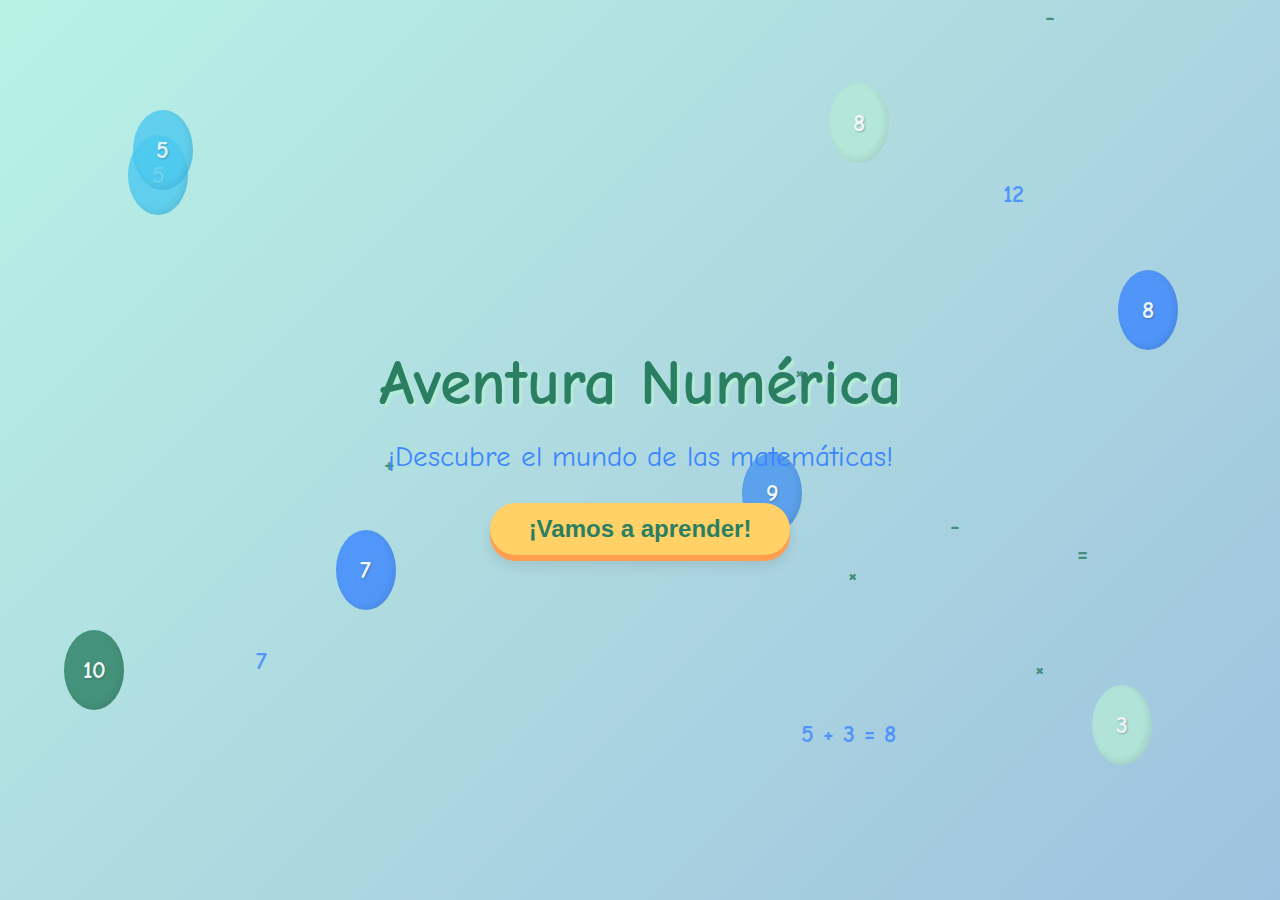
<file: index.html>
<!DOCTYPE html>
<html lang="es">
<head>
    <meta charset="UTF-8">
    <meta name="viewport" content="width=device-width, initial-scale=1.0">
    <title>Aventura Numérica</title>
    <link rel="stylesheet" href="https://fonts.googleapis.com/css2?family=Comic+Neue:wght@700&display=swap">
    <style>
        :root {
            --verde-oscuro: #2A7F62;
            --verde-claro: #B5EAD7;
            --azul-brillante: #3A86FF;
            --azul-claro: #4CC9F0;
            --amarillo: #FFD166;
            --naranja: #FF9E4F;
        }

        * {
            box-sizing: border-box;
        }

        body {
            margin: 0;
            padding: 0;
            background: linear-gradient(135deg, #B8F2E6 0%, #AED9E0 50%, #9DC3E0 100%);
            font-family: 'Comic Neue', cursive;
            min-height: 100vh;
            display: flex;
            flex-direction: column;
            align-items: center;
            justify-content: center;
            text-align: center;
            overflow-x: hidden;
        }

        h1 {
            color: var(--verde-oscuro);
            font-size: clamp(2.5rem, 8vw, 4rem); /* Responsive font size */
            text-shadow: 3px 3px 0 var(--verde-claro);
            margin: 20px 10px;
            animation: bounce 2s infinite;
            z-index: 10;
            padding: 0 15px;
        }

        .subtitle {
            color: var(--azul-brillante);
            font-size: clamp(1.2rem, 4vw, 1.8rem);
            margin: 0 10px 30px;
            z-index: 10;
            padding: 0 15px;
        }

        .start-button {
            background-color: var(--amarillo);
            color: var(--verde-oscuro);
            border: none;
            border-radius: 50px;
            padding: 12px 30px;
            font-size: clamp(1.2rem, 4vw, 1.5rem);
            font-weight: bold;
            cursor: pointer;
            box-shadow: 0 6px 0 var(--naranja), 0 10px 15px rgba(0,0,0,0.1);
            transition: transform 0.1s, box-shadow 0.1s;
            animation: pulse 1.5s infinite;
            z-index: 10;
            margin-bottom: 20px;
            width: 80%;
            max-width: 300px;
        }

        /* Elementos matemáticos */
        .math-element {
            position: absolute;
            font-weight: bold;
            animation: float 6s infinite ease-in-out;
            opacity: 0.8;
            z-index: 1;
            font-size: clamp(1rem, 3vw, 1.5rem);
        }

        /* Globos */
        .balloon {
            width: clamp(40px, 10vw, 60px);
            height: clamp(50px, 12vw, 80px);
            border-radius: 50%;
            display: flex;
            align-items: center;
            justify-content: center;
            font-size: clamp(1rem, 3vw, 1.5rem);
            box-shadow: inset -3px -3px 6px rgba(0,0,0,0.1);
            color: white;
            text-shadow: 1px 1px 2px rgba(0,0,0,0.3);
        }

        /* Números y operaciones */
        .number {
            color: var(--azul-brillante);
        }

        .operation {
            color: var(--verde-oscuro);
        }

        /* Animaciones */
        @keyframes bounce {
            0%, 100% { transform: translateY(0); }
            50% { transform: translateY(-10px); }
        }

        @keyframes pulse {
            0%, 100% { transform: scale(1); }
            50% { transform: scale(1.05); }
        }

        @keyframes float {
            0%, 100% { transform: translateY(0) rotate(0deg); }
            50% { transform: translateY(-20px) rotate(5deg); }
        }

        /* Ajustes para pantallas pequeñas */
        @media (max-width: 600px) {
            .math-element {
                opacity: 0.6; /* Hacer elementos menos prominentes en móviles */
            }
            
            h1 {
                margin-top: 40px;
            }
            
            .start-button {
                padding: 10px 25px;
            }
        }

        /* Ajustes para pantallas muy pequeñas */
        @media (max-width: 400px) {
            .math-element {
                font-size: 0.8rem;
            }
            
            .balloon {
                width: 35px;
                height: 45px;
            }
        }
    </style>
</head>
<body>
    <!-- Elementos matemáticos de fondo -->
    <div class="math-element balloon" style="top:15%; left:10%; background:var(--azul-claro);">5</div>
    <div class="math-element balloon" style="top:70%; left:5%; background:var(--verde-oscuro);">10</div>
    <div class="math-element balloon" style="top:30%; right:8%; background:var(--azul-brillante);">8</div>
    <div class="math-element number" style="top:20%; right:20%;">12</div>
    <div class="math-element number" style="bottom:25%; left:20%;">7</div>
    <div class="math-element operation" style="top:50%; left:30%;">+</div>
    <div class="math-element operation" style="bottom:40%; right:25%;">-</div>
    <div class="math-element" style="top:60%; right:15%; color:var(--verde-oscuro);">=</div>
    <div class="math-element balloon" style="bottom:15%; right:10%; background:var(--verde-claro);">3</div>
    <div class="math-element" style="top:80%; right:30%; color:var(--azul-brillante);">5 + 3 = 8</div>

    <!-- Contenido principal -->
    <h1>Aventura Numérica</h1>
    <p class="subtitle">¡Descubre el mundo de las matemáticas!</p>
    <button class="start-button" onclick="window.location.href='principal/principal.html'">¡Vamos a aprender!</button>

    <script>
        // Crear más elementos matemáticos dinámicamente (ajustado para responsive)
        function createMathElements() {
            const colors = ['#4CC9F0', '#3A86FF', '#2A7F62', '#B5EAD7', '#4895EF'];
            const container = document.body;
            const isMobile = window.innerWidth < 600;
            const elementCount = isMobile ? 5 : 8; // Menos elementos en móviles
            
            for (let i = 0; i < elementCount; i++) {
                const element = document.createElement('div');
                element.className = 'math-element';
                
                if (i % 2 === 0) {
                    // Globos
                    element.classList.add('balloon');
                    element.textContent = Math.floor(Math.random() * 10) + 1;
                    element.style.background = colors[Math.floor(Math.random() * colors.length)];
                    element.style.left = `${Math.random() * 90}%`;
                    element.style.top = `${Math.random() * 90}%`;
                } else {
                    // Operaciones
                    element.classList.add('operation');
                    const ops = ['+', '-', '×', '÷'];
                    element.textContent = ops[Math.floor(Math.random() * ops.length)];
                    element.style.left = `${Math.random() * 90}%`;
                    element.style.top = `${Math.random() * 90}%`;
                }
                
                container.appendChild(element);
            }
        }

        // Ajustar elementos al cambiar tamaño de pantalla
        window.addEventListener('resize', function() {
            const existingElements = document.querySelectorAll('.math-element');
            existingElements.forEach(el => {
                if (el.parentNode) {
                    el.parentNode.removeChild(el);
                }
            });
            createMathElements();
        });

        createMathElements();
    </script>
</body>
</html>
</file>
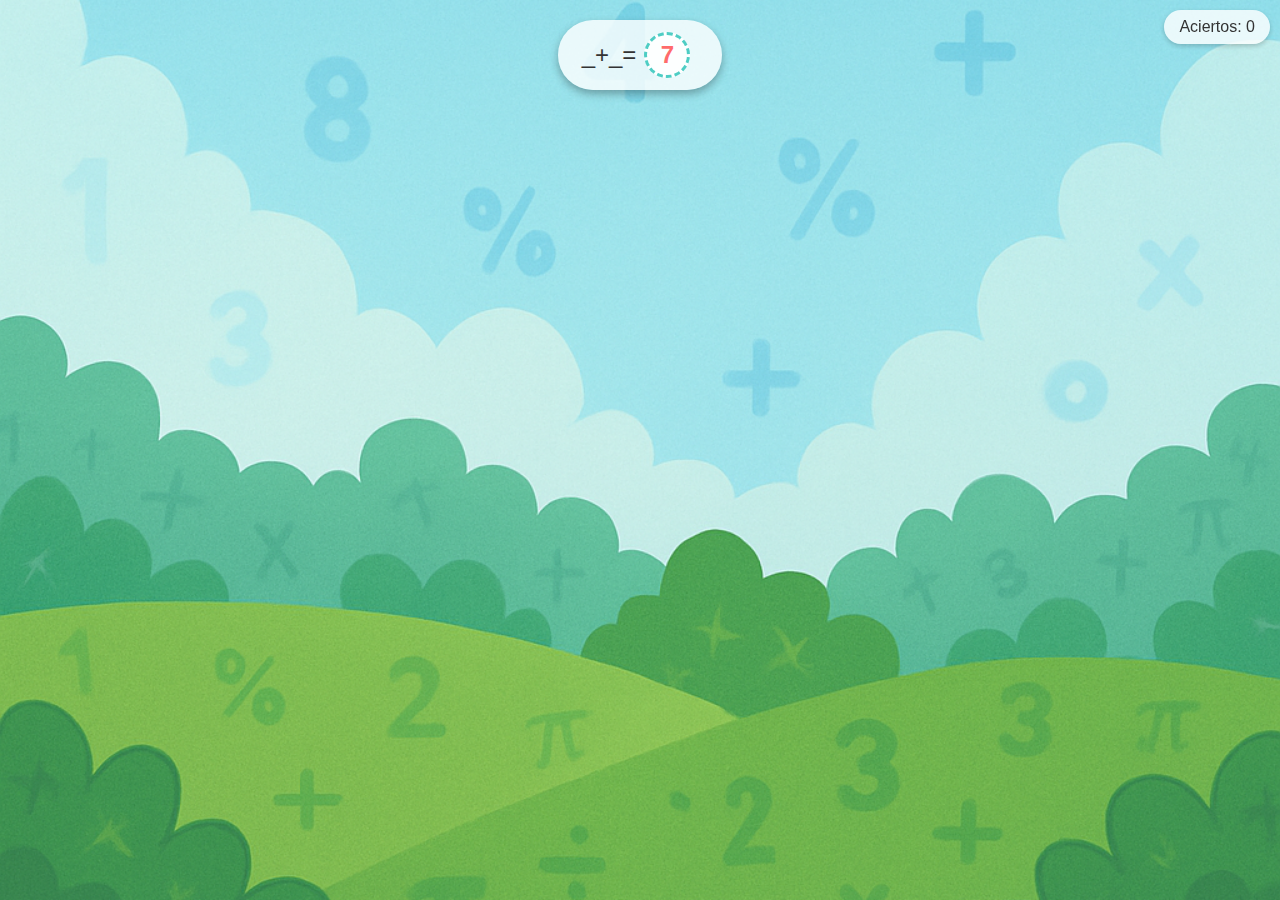
<file: juego1/suma explosiva.html>
<!DOCTYPE html>
<html lang="es">

<head>
    <meta charset="UTF-8">
    <meta name="viewport" content="width=device-width, initial-scale=1.0">
    <link rel="stylesheet" href="styles.css">
    <title>Suma Explosiva</title>
</head>

<body>
    <div class="score-container">
        <div class="score">Aciertos: <span id="score">0</span></div>
    </div>
    <div class="game-container">
        <div class="equation-container">
            <div class="equation">
                <span id="num1">_</span>
                <span> + </span>
                <span id="num2">_</span>
                <span> = </span>
                <div class="number-input" id="target-number">?</div>
            </div>
        </div>
    </div>
    <div class="message" id="message"></div>

    <!-- 🎉 Ventana de felicitación -->
    <div class="win-popup" id="win-popup">
        <p>¡Buen trabajo! Eres todo un genio sumando.</p>
        <button onclick="continuePlaying()">Continuar jugando</button>
        <button onclick="goToHome()">Volver al inicio</button>
    </div>

    <script>
        let score = 0;
        let targetNumber = 0;
        let firstNumberSelected = null;
        let balloonInterval;

        const scoreElement = document.getElementById('score');
        const messageElement = document.getElementById('message');
        const num1Element = document.getElementById('num1');
        const num2Element = document.getElementById('num2');
        const targetNumberElement = document.getElementById('target-number');
        const gameContainer = document.querySelector('.game-container');
        const winPopup = document.getElementById('win-popup');

        function startGame() {
            winPopup.style.display = 'none';
            targetNumber = Math.floor(Math.random() * 14) + 2;
            targetNumberElement.textContent = targetNumber;

            firstNumberSelected = null;
            num1Element.textContent = '_';
            num2Element.textContent = '_';

            document.querySelectorAll('.balloon').forEach(balloon => balloon.remove());

            if (balloonInterval) clearInterval(balloonInterval);
            balloonInterval = setInterval(generateBalloons, 2000);
        }

        function generateBalloons() {
            const isMobile = window.innerWidth < 500;
            const balloonCount = isMobile ?
                Math.floor(Math.random() * 4) + 5 : // 5-8 globos en móvil
                Math.floor(Math.random() * 6) + 8;  // 8-13 globos en desktop

            const minDistance = isMobile ? 100 : 80; // Distancia mínima entre globos
            const balloonWidth = Math.min(window.innerWidth * 0.15, 80);
            const usedPositions = [];
            const maxAttempts = 50; // Intentos máximos para colocar cada globo

            for (let i = 0; i < balloonCount; i++) {
                const randomNumber = Math.floor(Math.random() * 10) + 1;
                let leftPos, attempts = 0, positionValid;

                do {
                    positionValid = true;
                    leftPos = Math.floor(Math.random() * (window.innerWidth - balloonWidth));

                    // Verificar que no se solape con otros globos
                    for (const pos of usedPositions) {
                        if (Math.abs(pos - leftPos) < minDistance) {
                            positionValid = false;
                            break;
                        }
                    }

                    attempts++;
                } while (!positionValid && attempts < maxAttempts);

                if (positionValid) {
                    usedPositions.push(leftPos);
                    createBalloon(randomNumber, leftPos);
                }
            }
        }

        function createBalloon(number, leftPos) {
            const balloon = document.createElement('div');
            balloon.className = 'balloon';
            balloon.dataset.number = number;

            const safeLeft = Math.max(10, Math.min(leftPos, window.innerWidth - 90));
            balloon.style.left = `${safeLeft}px`;
            balloon.style.top = '-120px';

            const baseSize = Math.min(window.innerWidth * 0.15, 80);
            balloon.style.width = `${baseSize}px`;
            balloon.style.height = `${baseSize * 1.25}px`;

            balloon.style.backgroundImage = `url('../assets/juego1/balloon_${number}.png')`;
            balloon.style.backgroundSize = 'contain';
            balloon.style.backgroundRepeat = 'no-repeat';
            balloon.style.backgroundPosition = 'center';
            balloon.style.zIndex = '5';

            balloon.addEventListener('click', () => {
                handleBalloonClick(number);
                balloon.remove();
            });

            gameContainer.appendChild(balloon);

            const fallDuration = Math.random() * 3500 + 4000;
            balloon.style.transition = `top ${fallDuration}ms linear`;

            setTimeout(() => {
                balloon.style.top = `${window.innerHeight}px`;
            }, 100);

            // Eliminar globos cuando salgan de la pantalla
            setTimeout(() => {
                if (balloon.parentNode) balloon.remove();
            }, fallDuration + 100);
        }

        let milestone = 1;

        function handleBalloonClick(number) {
            if (!firstNumberSelected) {
                firstNumberSelected = number;
                num1Element.textContent = number;
            } else {
                const sum = firstNumberSelected + number;
                num2Element.textContent = number;

                if (sum === targetNumber) {
                    showMessage('¡Correcto! ¡Buen trabajo!', true);
                    score++;
                    scoreElement.textContent = score;

                    explodeBalloons(firstNumberSelected, number);
                    clearInterval(balloonInterval);

                    if (score >= milestone * 3) {
                        milestone++;
                        setTimeout(() => {
                            winPopup.style.display = 'flex';
                        }, 1000);
                    } else {
                        setTimeout(startGame, 2000);
                    }
                } else {
                    showMessage('¡Qué mal! Te equivocaste. Vuelve a intentarlo, ¡no te rindas!', false);
                    setTimeout(startGame, 2000);
                }
            }
        }

        function explodeBalloons(num1, num2) {
            document.querySelectorAll('.balloon').forEach(balloon => {
                const balloonNum = parseInt(balloon.dataset.number);
                if (balloonNum === num1 || balloonNum === num2) {
                    balloon.style.transition = 'all 0.3s';
                    balloon.style.transform = 'scale(1.5)';
                    balloon.style.opacity = '0';
                    setTimeout(() => {
                        if (balloon.parentNode) balloon.remove();
                    }, 300);
                }
            });
        }

        function showMessage(text, isSuccess) {
            messageElement.textContent = text;
            messageElement.style.color = isSuccess ? '#3cb371' : '#FF6B6B';
            messageElement.style.display = 'block';
            setTimeout(() => {
                messageElement.style.display = 'none';
            }, 2000);
        }

        function continuePlaying() {
            winPopup.style.display = 'none';
            startGame();
        }

        function goToHome() {
            window.location.href = '../principal/principal.html';
        }

        // Verificar y eliminar globos que ya no son visibles
        function checkBalloonsVisibility() {
            document.querySelectorAll('.balloon').forEach(balloon => {
                const rect = balloon.getBoundingClientRect();
                if (rect.top > window.innerHeight) {
                    balloon.remove();
                }
            });
        }

        // Ejecutar la verificación periódicamente
        setInterval(checkBalloonsVisibility, 500);

        window.addEventListener('load', startGame);

        window.addEventListener('resize', () => {
            clearTimeout(window.resizeDebounce);
            window.resizeDebounce = setTimeout(() => {
                document.querySelectorAll('.balloon').forEach(balloon => {
                    const currentTop = parseFloat(balloon.style.top);
                    if (currentTop > 0 && currentTop < window.innerHeight) {
                        const newLeft = Math.min(
                            Math.max(10, Math.random() * (window.innerWidth - 100)),
                            window.innerWidth - 110
                        );
                        balloon.style.left = `${newLeft}px`;
                    }
                });
            }, 200);
        });
    </script>
</body>

</html>
</file>
<file: juego1/styles.css>
body {
    margin: 0;
    padding: 0;
    background-image: url('../assets/juego1/Fondo juego 1.png');
    background-size: cover;
    background-position: center center;
    background-attachment: fixed;
    background-repeat: no-repeat;
    font-family: 'Comic Sans MS', cursive, sans-serif;
    overflow: hidden;
    min-height: 100vh;
    display: flex;
    flex-direction: column;
    align-items: center;
    background-color: #f0f8ff;
}

.score-container {
    position: fixed;
    top: 10px;
    right: 10px;
    z-index: 100;
    background-color: rgba(255, 255, 255, 0.8);
    padding: 8px 15px;
    border-radius: 20px;
    box-shadow: 0 2px 5px rgba(0, 0, 0, 0.2);
}

.score {
    font-size: 1rem;
    color: #333;
    white-space: nowrap;
}

.game-container {
    width: 100%;
    max-width: 100%;
    height: 100vh;
    position: relative;
    display: flex;
    flex-direction: column;
    align-items: center;
    overflow: hidden;
}

.equation-container {
    margin-top: 20px;
    background-color: rgba(255, 255, 255, 0.8);
    padding: 12px 24px;
    border-radius: 50px;
    box-shadow: 0 4px 8px rgba(0, 0, 0, 0.3);
    display: flex;
    align-items: center;
    font-size: 1.5rem;
    color: #333;
    z-index: 10;
}

.equation {
    display: flex;
    align-items: center;
    flex-wrap: wrap;
    justify-content: center;
}

.number-input {
    width: 40px;
    height: 40px;
    text-align: center;
    font-size: 1.5rem;
    margin: 0 8px;
    border: 3px dashed #4ECDC4;
    border-radius: 50%;
    background-color: rgba(255, 255, 255, 0.9);
    color: #FF6B6B;
    font-weight: bold;
    display: flex;
    align-items: center;
    justify-content: center;
}

.balloon {
    position: absolute;
    background-size: contain;
    background-repeat: no-repeat;
    background-position: center;
    cursor: pointer;
    transition: transform 0.2s;
    z-index: 5;
    will-change: transform;
}

.balloon:hover {
    transform: scale(1.1);
}

.message {
    position: fixed;
    top: 50%;
    left: 50%;
    transform: translate(-50%, -50%);
    background-color: rgba(255, 255, 255, 0.9);
    padding: 15px 30px;
    border-radius: 20px;
    box-shadow: 0 4px 15px rgba(0, 0, 0, 0.3);
    font-size: 1.2rem;
    color: #FF6B6B;
    text-align: center;
    z-index: 100;
    display: none;
    animation: bounce 0.5s;
}

@keyframes bounce {
    0%, 100% { transform: translate(-50%, -50%) scale(1); }
    50% { transform: translate(-50%, -50%) scale(1.1); }
}

.win-popup {
    display: none;
    position: fixed;
    top: 50%;
    left: 50%;
    transform: translate(-50%, -50%);
    background-color: rgba(255, 255, 255, 0.95);
    padding: 20px;
    border-radius: 20px;
    box-shadow: 0 4px 20px rgba(0, 0, 0, 0.3);
    text-align: center;
    z-index: 200;
    flex-direction: column;
    gap: 15px;
    animation: bounce 0.4s;
    width: 85%;
    max-width: 400px;
}

.win-popup p {
    font-size: 1.2rem;
    margin-bottom: 15px;
    color: #3cb371;
}

.win-popup button {
    padding: 8px 16px;
    margin: 5px;
    font-size: 0.9rem;
    border: none;
    border-radius: 10px;
    cursor: pointer;
    background-color: #4ECDC4;
    color: white;
    transition: background-color 0.3s;
}

.win-popup button:hover {
    background-color: #38b2ac;
}

@media (max-width: 600px) {
    .equation-container {
        font-size: 1.3rem;
        padding: 10px 20px;
    }

    .number-input {
        width: 35px;
        height: 35px;
        font-size: 1.3rem;
    }

    .score {
        font-size: 0.9rem;
        padding: 6px 12px;
    }
}

@media (max-width: 400px) {
    .equation-container {
        padding: 8px 15px;
        font-size: 1.1rem;
        border-radius: 30px;
    }

    .number-input {
        width: 30px;
        height: 30px;
        font-size: 1.1rem;
        margin: 0 5px;
    }

    .score-container {
        padding: 5px 10px;
    }
}

@media (max-height: 600px) {
    .equation-container {
        margin-top: 10px;
        padding: 8px 15px;
        font-size: 1.1rem;
    }
}
</file>
